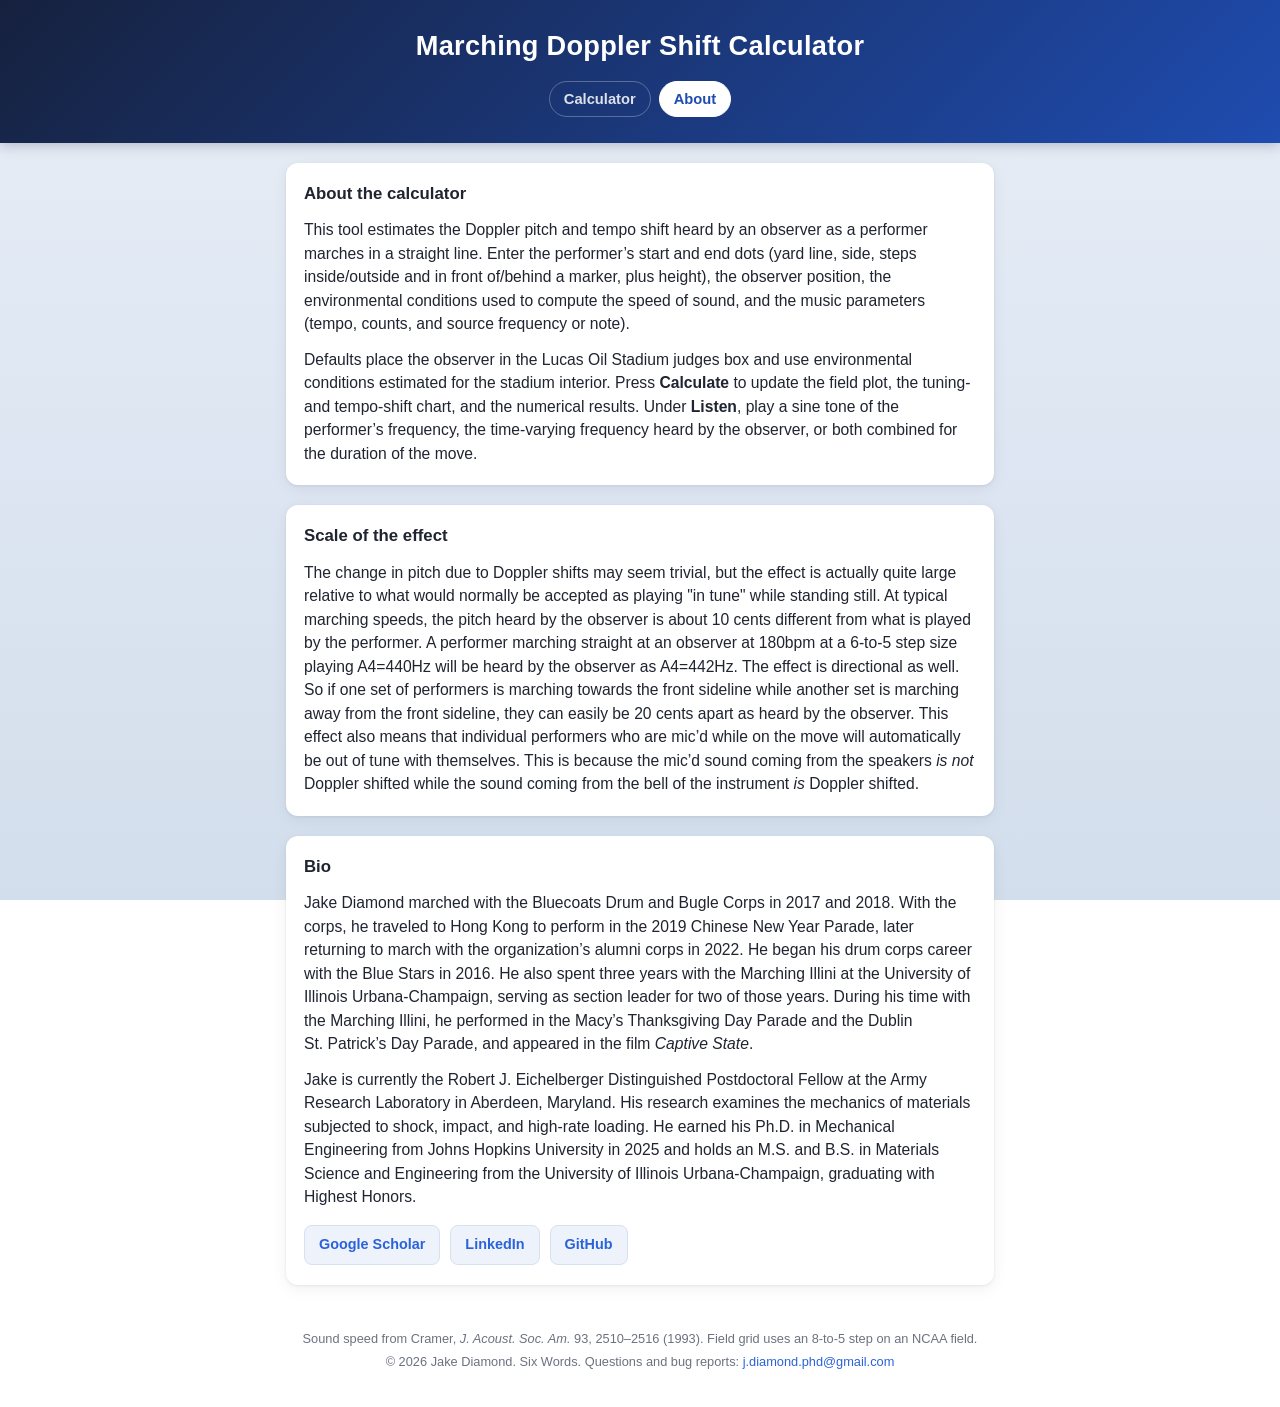
<file: about.html>
<!DOCTYPE html>
<html lang="en">
<head>
  <meta charset="UTF-8" />
  <meta name="viewport" content="width=device-width, initial-scale=1.0" />
  <title>About — Marching Doppler Shift Calculator</title>
  <meta
    name="description"
    content="How to use the Marching Doppler Shift Calculator, notes on the scale of the effect, and about Jake Diamond."
  />
  <link rel="stylesheet" href="style.css?v=10" />
</head>
<body>
  <header class="site-header">
    <h1>Marching Doppler Shift Calculator</h1>
    <nav class="site-nav" aria-label="Main">
      <a href="index.html">Calculator</a>
      <a href="about.html" class="active" aria-current="page">About</a>
    </nav>
  </header>

  <main class="about-layout">
    <article class="panel about-section">
      <h2>About the calculator</h2>
      <p>
        This tool estimates the Doppler pitch and tempo shift heard by an
        observer as a performer marches in a straight line. Enter the performer&rsquo;s start and end dots (yard line, side,
        steps inside/outside and in front of/behind a marker, plus height), the
        observer position, the environmental conditions used to compute the
        speed of sound, and the music parameters (tempo, counts, and source
        frequency or note).
      </p>
      <p>
        Defaults place the observer in the Lucas Oil Stadium judges box and use
        environmental conditions estimated for the stadium interior. Press
        <strong>Calculate</strong> to update the field plot, the tuning- and
        tempo-shift chart, and the numerical results. Under
        <strong>Listen</strong>, play a sine tone of the performer&rsquo;s
        frequency, the time-varying frequency heard by the observer, or both
        combined for the duration of the move.
      </p>
    </article>

    <article class="panel about-section" id="scale-of-the-effect">
      <h2>Scale of the effect</h2>
      <!-- Placeholder: replace this paragraph with final copy when ready. -->
      <p>
        The change in pitch due to Doppler shifts may seem trivial, but the effect 
        is actually quite large relative to what would normally be accepted as playing 
        "in tune" while standing still. At typical marching speeds, the pitch 
        heard by the observer is about 10 cents different from what is played 
        by the performer. A performer marching straight at an observer at 180bpm 
        at a 6-to-5 step size playing A4=440Hz will be heard by the observer as A4=442Hz. 
        The effect is directional as well. So if one set of performers 
        is marching towards the front sideline while another set is marching away from the 
        front sideline, they can easily be 20 cents apart as heard by the observer. This effect
        also means that individual performers who are mic&rsquo;d while on the move will automatically
        be out of tune with themselves. This is because the mic&rsquo;d sound 
        coming from the speakers <em>is not</em> Doppler shifted while the sound coming from the 
        bell of the instrument <em>is</em> Doppler shifted.
      </p>
    </article>

    <article class="panel about-section">
      <h2>Bio</h2>
      <p>
        Jake Diamond marched with the Bluecoats Drum and Bugle Corps in 2017 and 2018. 
        With the corps, he traveled to Hong Kong to perform in the 2019 Chinese New Year Parade, 
        later returning to march with the organization&rsquo;s alumni corps in 2022. He began his 
        drum corps career with the Blue Stars in 2016. He also spent three years with the 
        Marching Illini at the University of Illinois Urbana-Champaign, serving as 
        section leader for two of those years. During his time with the Marching Illini, he 
        performed in the Macy&rsquo;s Thanksgiving Day Parade and the Dublin St.&nbsp;Patrick&rsquo;s Day Parade, 
        and appeared in the film <em>Captive State</em>.
      </p>
      <p>
        Jake is currently the Robert J. Eichelberger Distinguished Postdoctoral
        Fellow at the Army Research Laboratory in Aberdeen, Maryland. His
        research examines the mechanics of materials subjected to shock, impact,
        and high-rate loading. He earned his Ph.D. in Mechanical Engineering
        from Johns Hopkins University in 2025 and holds an M.S. and B.S. in
        Materials Science and Engineering from the University of Illinois
        Urbana-Champaign, graduating with Highest Honors.
      </p>
      <ul class="about-links">
        <li>
          <a
            href="https://scholar.google.com/citations?user=zerl-dcAAAAJ&amp;hl=en"
            target="_blank"
            rel="noopener noreferrer"
            >Google Scholar</a
          >
        </li>
        <li>
          <a
            href="https://www.linkedin.com/in/jacob-diamond/"
            target="_blank"
            rel="noopener noreferrer"
            >LinkedIn</a
          >
        </li>
        <li>
          <a
            href="https://github.com/Jake-Diamond-9"
            target="_blank"
            rel="noopener noreferrer"
            >GitHub</a
          >
        </li>
      </ul>
    </article>
  </main>

  <footer class="site-footer">
    <p>
      Sound speed from Cramer, <em>J. Acoust. Soc. Am.</em> 93, 2510&ndash;2516
      (1993). Field grid uses an 8-to-5 step on an NCAA field.
    </p>
    <p>
      &copy; 2026 Jake Diamond. Six Words. Questions and bug reports:
      <a href="mailto:j.diamond.phd@gmail.com">j.diamond.phd@gmail.com</a>
    </p>
  </footer>
</body>
</html>
</file>
<file: style.css>
/* Marching Doppler Shift Calculator */

:root {
  --panel: #ffffff;
  --ink: #1f2430;
  --muted: #6b7280;
  --line: #e3e6ea;
  --accent: #2b62d9;
  --accent-dark: #1f4cb0;
  --red: #d63a3a;
  --radius: 12px;
  --shadow: 0 1px 3px rgba(20, 26, 40, 0.08), 0 4px 16px rgba(20, 26, 40, 0.06);
}

* {
  box-sizing: border-box;
}

[hidden] {
  display: none !important;
}

body {
  margin: 0;
  min-height: 100vh;
  font-family: -apple-system, BlinkMacSystemFont, "Segoe UI", Roboto,
    "Helvetica Neue", Arial, sans-serif;
  background: linear-gradient(180deg, #e8eef7 0%, #dce5f1 55%, #d3deec 100%);
  background-attachment: fixed;
  color: var(--ink);
  line-height: 1.5;
}

.site-header {
  background: linear-gradient(135deg, #16213e 0%, #1f4cb0 100%);
  color: #fff;
  padding: 26px 24px;
  text-align: center;
  box-shadow: 0 2px 12px rgba(22, 33, 62, 0.25);
}

.site-header h1 {
  margin: 0;
  font-size: 1.7rem;
  letter-spacing: 0.01em;
}

.site-nav {
  display: flex;
  justify-content: center;
  gap: 8px;
  margin-top: 14px;
  flex-wrap: wrap;
}

.site-nav a {
  color: rgba(255, 255, 255, 0.85);
  text-decoration: none;
  font-size: 0.92rem;
  font-weight: 600;
  padding: 6px 14px;
  border-radius: 999px;
  border: 1px solid rgba(255, 255, 255, 0.28);
  transition: background 0.15s ease, color 0.15s ease;
}

.site-nav a:hover {
  background: rgba(255, 255, 255, 0.12);
  color: #fff;
}

.site-nav a.active {
  background: #fff;
  color: #1f4cb0;
  border-color: #fff;
}

/* ---------- About page ---------- */

.about-layout {
  max-width: 740px;
  margin: 0 auto;
  padding: 20px 16px 40px;
  display: flex;
  flex-direction: column;
  gap: 20px;
}

.about-section p {
  margin: 0 0 12px;
  color: var(--ink);
  font-size: 0.98rem;
}

.about-section p:last-child {
  margin-bottom: 0;
}

.about-links {
  list-style: none;
  margin: 16px 0 0;
  padding: 0;
  display: flex;
  flex-wrap: wrap;
  gap: 10px;
}

.about-links a {
  display: inline-block;
  padding: 8px 14px;
  border-radius: 8px;
  background: #eef3fb;
  color: var(--accent);
  text-decoration: none;
  font-weight: 600;
  font-size: 0.9rem;
  border: 1px solid #d5e0f2;
}

.about-links a:hover {
  background: #e0eaf8;
}

.layout {
  display: grid;
  grid-template-columns: 380px minmax(0, 1fr);
  gap: 20px;
  max-width: 1200px;
  margin: 0 auto;
  padding: 20px 16px 40px;
  align-items: start;
}

.panel {
  min-width: 0;
  background: var(--panel);
  border-radius: var(--radius);
  box-shadow: var(--shadow);
  padding: 18px 18px 20px;
}

.panel h2 {
  margin: 0 0 12px;
  font-size: 1.05rem;
}

.output-column {
  display: flex;
  flex-direction: column;
  gap: 20px;
  min-width: 0;
}

/* ---------- Form ---------- */

.form-panel fieldset {
  min-inline-size: 0; /* allow fieldsets to shrink below min-content */
  border: 1px solid var(--line);
  border-radius: 8px;
  margin: 0 0 14px;
  padding: 10px 12px 14px;
}

.form-panel legend {
  font-weight: 600;
  font-size: 0.92rem;
  padding: 0 6px;
}

.hint {
  margin: 2px 0 10px;
  font-size: 0.8rem;
  color: var(--muted);
}

label {
  display: flex;
  flex-direction: column;
  gap: 3px;
  font-size: 0.78rem;
  color: var(--muted);
  font-weight: 500;
  min-width: 0;
}

input,
select {
  font: inherit;
  font-size: 0.9rem;
  color: var(--ink);
  padding: 7px 8px;
  border: 1px solid var(--line);
  border-radius: 6px;
  background: #fbfcfd;
  width: 100%;
  min-width: 0;
}

input:focus,
select:focus {
  outline: 2px solid rgba(43, 98, 217, 0.35);
  outline-offset: 1px;
  border-color: var(--accent);
}

.grid-2 {
  display: grid;
  grid-template-columns: 1fr 1fr;
  gap: 10px;
}

.grid-3 {
  display: grid;
  grid-template-columns: 1fr 1fr 1fr;
  gap: 10px;
}

.grid-3 + .grid-3 {
  margin-top: 10px;
}

input[readonly] {
  background: #eef0f4;
  color: var(--muted);
}

.dot-fields {
  display: flex;
  flex-direction: column;
  gap: 10px;
}

.dot-row {
  display: grid;
  gap: 8px;
}

.dot-row.io-row {
  grid-template-columns: 1fr 1.4fr 0.9fr 1.1fr;
}

.dot-row.fb-row {
  grid-template-columns: 1fr 1.2fr 1.6fr;
}

.dot-row.z-row {
  grid-template-columns: 1fr 2fr;
}

.button-row {
  display: flex;
  gap: 10px;
  margin-top: 4px;
}

button {
  font: inherit;
  font-weight: 600;
  border-radius: 8px;
  padding: 10px 18px;
  cursor: pointer;
  border: 1px solid transparent;
  transition: background 0.15s ease;
}

button.primary {
  background: var(--accent);
  color: #fff;
  flex: 1;
}

button.primary:hover {
  background: var(--accent-dark);
}

button.secondary {
  background: #fff;
  color: var(--ink);
  border-color: var(--line);
}

button.secondary:hover {
  background: #f1f3f6;
}

/* ---------- Banners ---------- */

.banner {
  border-radius: 8px;
  padding: 10px 14px;
  font-size: 0.88rem;
}

.banner.warning {
  background: #fdf4dc;
  border: 1px solid #ecd393;
  color: #7a5b00;
}

.banner.error {
  background: #fdeaea;
  border: 1px solid #efb2b2;
  color: #8c1d1d;
}

/* ---------- Field plot ---------- */

.field-container {
  position: relative;
  width: 100%;
}

.field-container canvas {
  position: absolute;
  top: 0;
  left: 0;
  display: block;
}

.field-legend {
  display: flex;
  gap: 18px;
  margin-top: 10px;
  font-size: 0.82rem;
  color: var(--muted);
}

.field-legend span {
  display: inline-flex;
  align-items: center;
  gap: 6px;
}

.swatch {
  display: inline-block;
  width: 11px;
  height: 11px;
  border: 1px solid #fff;
  box-sizing: border-box;
}

.swatch.circle-open {
  background: transparent;
  border: 2.5px solid var(--red);
  border-radius: 50%;
}

.swatch.circle {
  background: var(--red);
  border-radius: 50%;
}

.swatch.square {
  background: var(--accent);
}

/* ---------- Chart ---------- */

.chart-container {
  position: relative;
  height: 300px;
}

/* ---------- Results ---------- */

.results-grid {
  display: grid;
  grid-template-columns: repeat(auto-fill, minmax(160px, 1fr));
  gap: 12px;
  margin: 0;
}

.results-grid .result {
  background: #f7f8fa;
  border: 1px solid var(--line);
  border-radius: 8px;
  padding: 10px 12px;
}

.results-grid dt {
  font-size: 0.74rem;
  text-transform: uppercase;
  letter-spacing: 0.04em;
  color: var(--muted);
  margin: 0 0 2px;
}

.results-grid dd {
  margin: 0;
  font-size: 1.05rem;
  font-weight: 600;
  font-variant-numeric: tabular-nums;
}

.results-grid dd small {
  font-weight: 400;
  color: var(--muted);
  font-size: 0.78rem;
}

/* ---------- Listen ---------- */

.listen-buttons {
  display: grid;
  grid-template-columns: repeat(3, minmax(0, 1fr));
  gap: 10px;
}

.site-footer {
  text-align: center;
  color: var(--muted);
  font-size: 0.8rem;
  padding: 0 16px 32px;
}

.site-footer p {
  margin: 4px 0;
}

.site-footer a {
  color: var(--accent);
  text-decoration: none;
}

.site-footer a:hover {
  text-decoration: underline;
}

/* ---------- Responsive ---------- */

@media (max-width: 900px) {
  .layout {
    grid-template-columns: minmax(0, 1fr);
  }

  .site-header h1 {
    font-size: 1.35rem;
  }

  .dot-row.io-row,
  .dot-row.fb-row {
    grid-template-columns: 1fr 1fr;
  }

  .grid-3 {
    grid-template-columns: 1fr 1fr;
  }

  .chart-container {
    height: 260px;
  }

  .listen-buttons {
    grid-template-columns: 1fr;
  }
}
</file>
